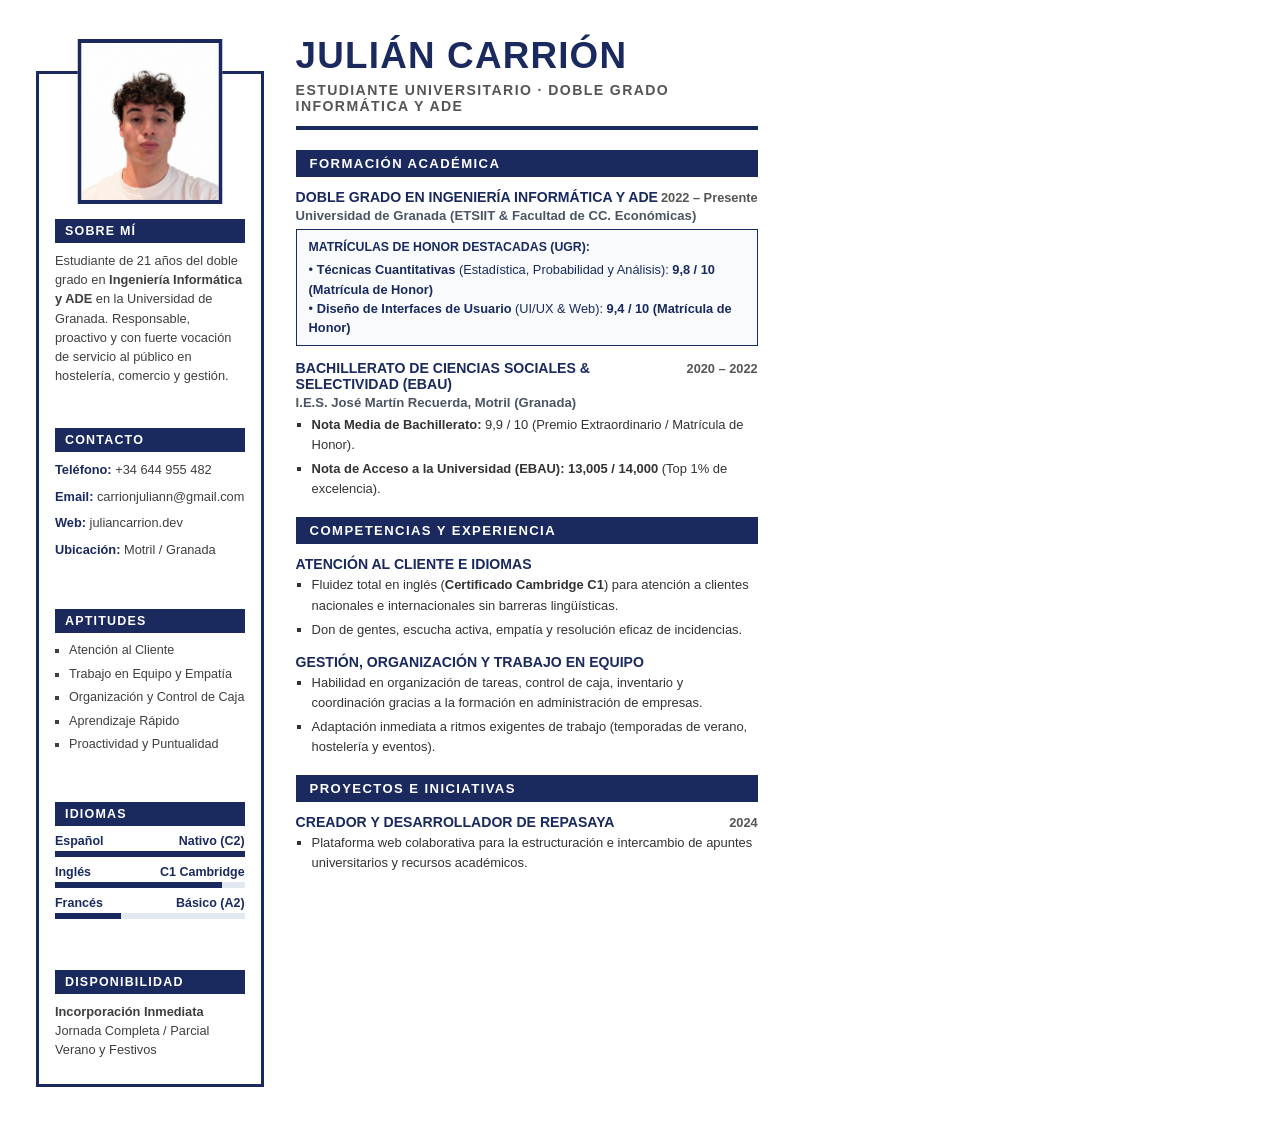
<file: cv/julian_carrion_estudiante_casual.html>
<!DOCTYPE html>
<html lang="es">
<head>
  <meta charset="UTF-8">
  <title>Julián Carrión Tovar - CV Estudiante</title>
  <link rel="preconnect" href="https://fonts.googleapis.com">
  <link rel="preconnect" href="https://fonts.gstatic.com" crossorigin>
  <link href="https://fonts.googleapis.com/css2?family=Montserrat:wght@500;600;700;800;900&family=Open+Sans:wght@400;500;600;700&display=swap" rel="stylesheet">
  <style>
    @page {
      size: A4;
      margin: 0;
    }
    * {
      box-sizing: border-box;
      margin: 0;
      padding: 0;
    }
    html, body {
      width: 210mm;
      height: 297mm;
      overflow: hidden;
      font-family: Arial, Helvetica, sans-serif;
      background: #ffffff;
      color: #2b2b2b;
      -webkit-print-color-adjust: exact;
      print-color-adjust: exact;
    }
    body {
      padding: 36px 36px;
      display: flex;
      gap: 32px;
    }

    /* Left Column Container */
    .left-column {
      width: 33%;
      display: flex;
      flex-direction: column;
      position: relative;
      padding-top: 35px; /* space for overlapping photo top */
    }

    /* Outer Framed Box for Left Content - Photo Fused at Top */
    .left-box {
      border: 3px solid #1a2a5e;
      padding: 145px 16px 24px 16px; /* balanced top and bottom padding */
      flex-grow: 1;
      display: flex;
      flex-direction: column;
      justify-content: space-between;
      gap: 18px;
      background: #ffffff;
      position: relative;
    }

    /* Photo Fused / Overlapping Top of Box */
    .photo-container {
      position: absolute;
      top: -35px;
      left: 50%;
      transform: translateX(-50%);
      z-index: 10;
      text-align: center;
    }
    .profile-photo {
      width: 145px;
      height: 165px;
      object-fit: cover;
      object-position: center 15%;
      border: 4px solid #1a2a5e;
      border-radius: 0;
      background: #ffffff;
    }

    /* Solid Navy Section Badges */
    .badge-heading {
      font-family: Arial, Helvetica, sans-serif;
      background: #1a2a5e;
      color: #ffffff;
      padding: 5px 10px;
      font-size: 0.78rem;
      font-weight: 800;
      letter-spacing: 1.2px;
      text-transform: uppercase;
      margin-bottom: 8px;
      text-align: left;
    }

    .left-text {
      font-size: 0.80rem;
      line-height: 1.5;
      color: #3f3f3f;
    }

    .left-list {
      list-style: none;
      font-size: 0.80rem;
      line-height: 1.6;
      color: #3f3f3f;
    }
    .left-list li {
      margin-bottom: 6px;
    }
    .left-list strong {
      color: #1a2a5e;
    }

    .bullet-left {
      list-style-type: square;
      padding-left: 14px;
      font-size: 0.79rem;
      color: #3f3f3f;
      line-height: 1.55;
    }
    .bullet-left li {
      margin-bottom: 4px;
    }

    /* Progress bars for languages */
    .lang-item {
      margin-bottom: 8px;
    }
    .lang-label {
      display: flex;
      justify-content: space-between;
      font-size: 0.78rem;
      font-weight: 600;
      color: #1a2a5e;
      margin-bottom: 3px;
    }
    .lang-bar-bg {
      height: 6px;
      background: #e2e8f0;
      width: 100%;
    }
    .lang-bar-fill {
      height: 100%;
      background: #1a2a5e;
    }

    /* Right Main Column */
    .right-column {
      width: 67%;
      display: flex;
      flex-direction: column;
      justify-content: space-between;
    }

    /* Header Banner */
    .header-banner {
      margin-bottom: 20px;
    }
    .name {
      font-family: Arial, Helvetica, sans-serif;
      font-size: 2.3rem;
      font-weight: 900;
      color: #1a2a5e;
      letter-spacing: 1.2px;
      text-transform: uppercase;
      line-height: 1.1;
    }
    .tagline {
      font-family: Arial, Helvetica, sans-serif;
      font-size: 0.88rem;
      font-weight: 700;
      color: #555555;
      letter-spacing: 1.4px;
      text-transform: uppercase;
      margin-top: 6px;
    }
    .header-line {
      height: 3.5px;
      background: #1a2a5e;
      margin-top: 12px;
      width: 100%;
    }

    /* Right Section Styling */
    .right-section {
      margin-bottom: 18px;
    }
    .right-badge-heading {
      font-family: Arial, Helvetica, sans-serif;
      background: #1a2a5e;
      color: #ffffff;
      padding: 6px 14px;
      font-size: 0.82rem;
      font-weight: 800;
      letter-spacing: 1.4px;
      text-transform: uppercase;
      margin-bottom: 12px;
      display: block;
    }

    .item-card {
      margin-bottom: 14px;
    }
    .item-title-row {
      display: flex;
      justify-content: space-between;
      align-items: baseline;
      margin-bottom: 3px;
    }
    .item-title {
      font-family: Arial, Helvetica, sans-serif;
      font-size: 0.88rem;
      font-weight: 800;
      color: #1a2a5e;
      text-transform: uppercase;
    }
    .item-date {
      font-size: 0.80rem;
      font-weight: 700;
      color: #555555;
      white-space: nowrap;
    }
    .item-subtitle {
      font-size: 0.82rem;
      font-weight: 600;
      color: #4b5563;
      margin-bottom: 5px;
    }

    .bullet-right {
      list-style-type: square;
      padding-left: 16px;
      font-size: 0.81rem;
      color: #333333;
      line-height: 1.55;
    }
    .bullet-right li {
      margin-bottom: 4px;
    }

    /* Honors Callout Box */
    .honors-box {
      border: 1.5px solid #1a2a5e;
      background: #f8fafc;
      padding: 8px 12px;
      margin: 6px 0 8px 0;
      font-size: 0.80rem;
      color: #1a2a5e;
      line-height: 1.5;
    }
    .honors-title {
      font-family: Arial, Helvetica, sans-serif;
      font-weight: 800;
      text-transform: uppercase;
      font-size: 0.77rem;
      margin-bottom: 4px;
      color: #1a2a5e;
    }
  </style>
</head>
<body>

  <!-- Left Column -->
  <aside class="left-column">
    
    <!-- Outer Framed Box for Left Content -->
    <div class="left-box">

      <!-- Photo Fused & Overlapping Top of Box -->
      <div class="photo-container">
        <img src="../imgs/cv.jpeg" alt="Julián Carrión Tovar" class="profile-photo">
      </div>
      
      <!-- Sobre Mí -->
      <div>
        <div class="badge-heading">Sobre Mí</div>
        <p class="left-text">
          Estudiante de 21 años del doble grado en <strong>Ingeniería Informática y ADE</strong> en la Universidad de Granada. Responsable, proactivo y con fuerte vocación de servicio al público en hostelería, comercio y gestión.
        </p>
      </div>

      <!-- Contacto -->
      <div>
        <div class="badge-heading">Contacto</div>
        <ul class="left-list">
          <li><strong>Teléfono:</strong> +34 644 955 482</li>
          <li><strong>Email:</strong> carrionjuliann@gmail.com</li>
          <li><strong>Web:</strong> <a href="https://juliancarrion.dev" style="color: inherit; text-decoration: none;">juliancarrion.dev</a></li>
          <li><strong>Ubicación:</strong> Motril / Granada</li>
        </ul>
      </div>

      <!-- Aptitudes Clave -->
      <div>
        <div class="badge-heading">Aptitudes</div>
        <ul class="bullet-left">
          <li>Atención al Cliente</li>
          <li>Trabajo en Equipo y Empatía</li>
          <li>Organización y Control de Caja</li>
          <li>Aprendizaje Rápido</li>
          <li>Proactividad y Puntualidad</li>
        </ul>
      </div>

      <!-- Idiomas -->
      <div>
        <div class="badge-heading">Idiomas</div>
        <div class="lang-item">
          <div class="lang-label"><span>Español</span> <span>Nativo (C2)</span></div>
          <div class="lang-bar-bg"><div class="lang-bar-fill" style="width: 100%;"></div></div>
        </div>
        <div class="lang-item">
          <div class="lang-label"><span>Inglés</span> <span>C1 Cambridge</span></div>
          <div class="lang-bar-bg"><div class="lang-bar-fill" style="width: 88%;"></div></div>
        </div>
        <div class="lang-item">
          <div class="lang-label"><span>Francés</span> <span>Básico (A2)</span></div>
          <div class="lang-bar-bg"><div class="lang-bar-fill" style="width: 35%;"></div></div>
        </div>
      </div>

      <!-- Disponibilidad -->
      <div>
        <div class="badge-heading">Disponibilidad</div>
        <p class="left-text">
          <strong>Incorporación Inmediata</strong><br>
          Jornada Completa / Parcial<br>
          Verano y Festivos
        </p>
      </div>

    </div>
  </aside>

  <!-- Right Main Column -->
  <main class="right-column">
    
    <div>
      <!-- Header Banner -->
      <header class="header-banner">
        <h1 class="name">Julián Carrión</h1>
        <div class="tagline">Estudiante Universitario · Doble Grado Informática y ADE</div>
        <div class="header-line"></div>
      </header>

      <!-- Formación Académica -->
      <section class="right-section">
        <div class="right-badge-heading">Formación Académica</div>
        
        <div class="item-card">
          <div class="item-title-row">
            <span class="item-title">Doble Grado en Ingeniería Informática y ADE</span>
            <span class="item-date">2022 – Presente</span>
          </div>
          <div class="item-subtitle">Universidad de Granada (ETSIIT & Facultad de CC. Económicas)</div>
          
          <!-- Matrículas de Honor Callout Box -->
          <div class="honors-box">
            <div class="honors-title">Matrículas de Honor Destacadas (UGR):</div>
            • <strong>Técnicas Cuantitativas</strong> (Estadística, Probabilidad y Análisis): <strong>9,8 / 10 (Matrícula de Honor)</strong><br>
            • <strong>Diseño de Interfaces de Usuario</strong> (UI/UX & Web): <strong>9,4 / 10 (Matrícula de Honor)</strong>
          </div>
        </div>

        <div class="item-card">
          <div class="item-title-row">
            <span class="item-title">Bachillerato de Ciencias Sociales & Selectividad (EBAU)</span>
            <span class="item-date">2020 – 2022</span>
          </div>
          <div class="item-subtitle">I.E.S. José Martín Recuerda, Motril (Granada)</div>
          <ul class="bullet-right">
            <li><strong>Nota Media de Bachillerato:</strong> 9,9 / 10 (Premio Extraordinario / Matrícula de Honor).</li>
            <li><strong>Nota de Acceso a la Universidad (EBAU):</strong> <strong>13,005 / 14,000</strong> (Top 1% de excelencia).</li>
          </ul>
        </div>
      </section>

      <!-- Competencias y Experiencia -->
      <section class="right-section">
        <div class="right-badge-heading">Competencias y Experiencia</div>
        
        <div class="item-card">
          <div class="item-title-row">
            <span class="item-title">Atención al Cliente e Idiomas</span>
          </div>
          <ul class="bullet-right">
            <li>Fluidez total en inglés (<strong>Certificado Cambridge C1</strong>) para atención a clientes nacionales e internacionales sin barreras lingüísticas.</li>
            <li>Don de gentes, escucha activa, empatía y resolución eficaz de incidencias.</li>
          </ul>
        </div>

        <div class="item-card">
          <div class="item-title-row">
            <span class="item-title">Gestión, Organización y Trabajo en Equipo</span>
          </div>
          <ul class="bullet-right">
            <li>Habilidad en organización de tareas, control de caja, inventario y coordinación gracias a la formación en administración de empresas.</li>
            <li>Adaptación inmediata a ritmos exigentes de trabajo (temporadas de verano, hostelería y eventos).</li>
          </ul>
        </div>
      </section>

      <!-- Proyectos e Iniciativas -->
      <section class="right-section" style="margin-bottom: 0;">
        <div class="right-badge-heading">Proyectos e Iniciativas</div>
        <div class="item-card">
          <div class="item-title-row">
            <span class="item-title">Creador y Desarrollador de repasaYA</span>
            <span class="item-date">2024</span>
          </div>
          <ul class="bullet-right">
            <li>Plataforma web colaborativa para la estructuración e intercambio de apuntes universitarios y recursos académicos.</li>
          </ul>
        </div>
      </section>
    </div>

  </main>

</body>
</html>
</file>
